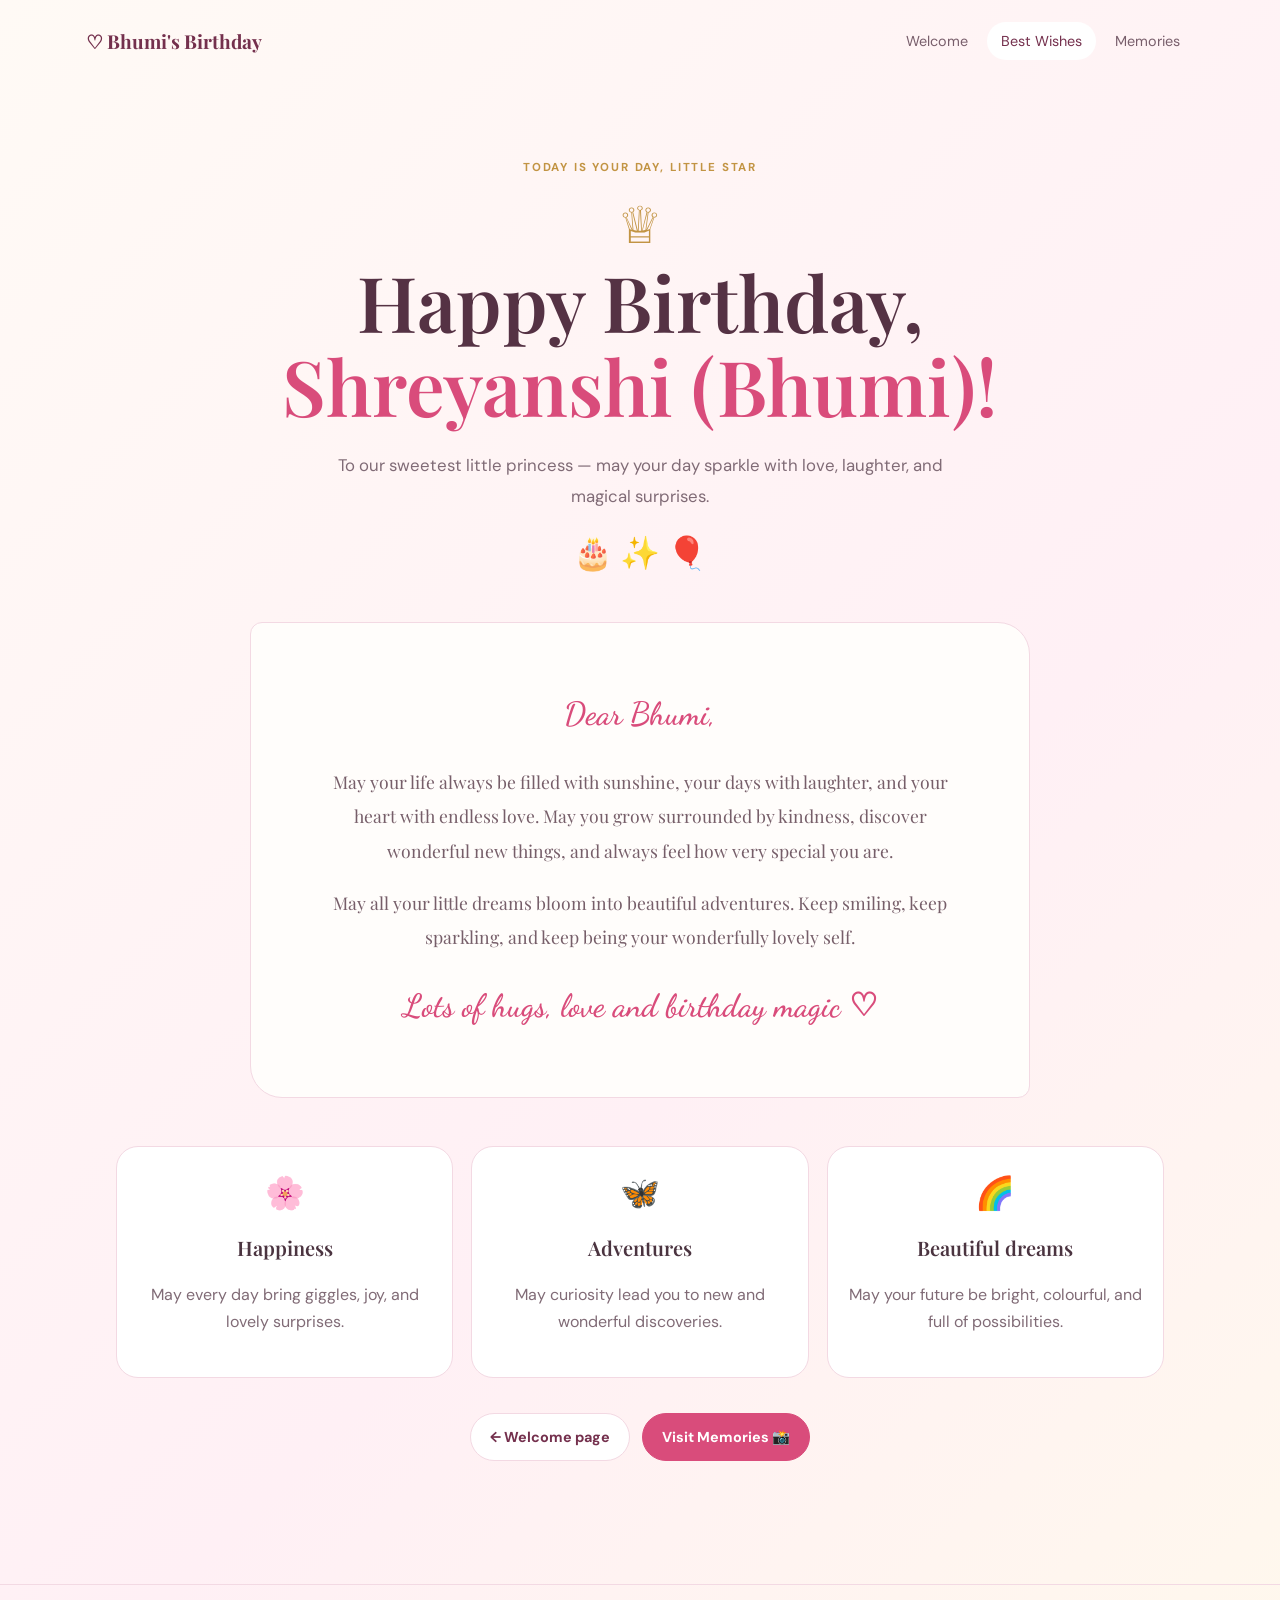
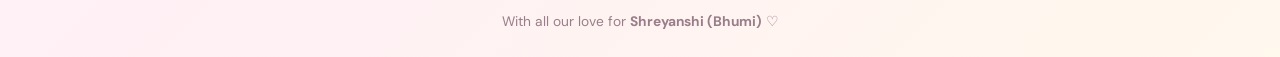
<file: wishes.html>
<!doctype html><html lang="en"><head><meta charset="utf-8"><meta name="viewport" content="width=device-width,initial-scale=1"><title>Best Wishes for Bhumi</title><link rel="stylesheet" href="style.css"></head><body><header class="nav"><a class="logo" href="index.html">♡ Bhumi's Birthday</a><nav><a href="index.html">Welcome</a><a class="current" href="wishes.html">Best Wishes</a><a href="memories.html">Memories</a></nav></header><main class="inner"><section class="wish-hero"><p class="eyebrow">Today is your day, little star</p><div class="crown big">♕</div><h1>Happy Birthday,<br><span>Shreyanshi (Bhumi)!</span></h1><p class="intro">To our sweetest little princess — may your day sparkle with love, laughter, and magical surprises.</p><div class="cake">🎂 ✨ 🎈</div></section><section class="letter"><p class="handwritten">Dear Bhumi,</p><p>May your life always be filled with sunshine, your days with laughter, and your heart with endless love. May you grow surrounded by kindness, discover wonderful new things, and always feel how very special you are.</p><p>May all your little dreams bloom into beautiful adventures. Keep smiling, keep sparkling, and keep being your wonderfully lovely self.</p><p class="handwritten">Lots of hugs, love and birthday magic ♡</p></section><section class="blessings"><article><span>🌸</span><h3>Happiness</h3><p>May every day bring giggles, joy, and lovely surprises.</p></article><article><span>🦋</span><h3>Adventures</h3><p>May curiosity lead you to new and wonderful discoveries.</p></article><article><span>🌈</span><h3>Beautiful dreams</h3><p>May your future be bright, colourful, and full of possibilities.</p></article></section><div class="buttons centered"><a class="btn" href="index.html">← Welcome page</a><a class="btn main-btn" href="memories.html">Visit Memories 📸</a></div></main><footer>With all our love for <strong>Shreyanshi (Bhumi)</strong> ♡</footer></body></html>
</file>
<file: style.css>
@import url('https://fonts.googleapis.com/css2?family=DM+Sans:wght@400;500;600;700&family=Playfair+Display:wght@500;600;700&family=Dancing+Script:wght@600;700&display=swap');:root{--pink:#d94c7b;--deep:#74304d;--gold:#c29443;--ink:#4b3440;--muted:#806b76;--line:#f3d9e3}*{box-sizing:border-box}body{margin:0;background:linear-gradient(135deg,#fffaf5,#fff0f5 60%,#fff8ed);color:var(--ink);font-family:'DM Sans',sans-serif;min-height:100vh}.nav{max-width:1160px;margin:auto;padding:22px 26px;display:flex;align-items:center;justify-content:space-between;gap:18px}.logo{font-family:'Playfair Display',serif;font-size:1.2rem;font-weight:700;color:var(--deep);text-decoration:none}.nav nav{display:flex;gap:5px;flex-wrap:wrap}.nav nav a{text-decoration:none;color:#785e6b;padding:10px 14px;border-radius:30px;font-size:.9rem}.nav nav a:hover,.nav nav a.current{background:white;color:var(--deep)}.hero{max-width:1160px;margin:16px auto 65px;padding:32px 26px;display:grid;grid-template-columns:1.08fr .92fr;gap:45px;align-items:center}.eyebrow{text-transform:uppercase;letter-spacing:.16em;font-size:.72rem;font-weight:700;color:var(--gold);margin:0 0 17px}.hero h1,.inner h1{font:600 clamp(2.6rem,5vw,4.65rem)/1.1 'Playfair Display',serif;color:#553244;margin:0 0 22px}.hero h1 span,.inner h1 span{color:var(--pink)}.intro{font-size:1.05rem;line-height:1.85;color:var(--muted);max-width:610px}.buttons{display:flex;gap:12px;flex-wrap:wrap;margin-top:27px}.btn{display:inline-flex;text-decoration:none;padding:14px 19px;border-radius:999px;background:white;border:1px solid var(--line);color:var(--deep);font-size:.9rem;font-weight:700}.main-btn{background:var(--pink);border-color:var(--pink);color:white}.signature,.handwritten{font:600 1.5rem 'Dancing Script',cursive;color:var(--pink)}.hero-art{position:relative;max-width:440px;width:100%;margin:auto}.glow{position:absolute;inset:4% -5% -4%;border-radius:48%;background:linear-gradient(140deg,#f8c7d8,#ffebc0)}.main-photo{position:relative;width:100%;height:500px;object-fit:cover;object-position:center 25%;border:9px solid white;border-radius:48% 48% 22px 22px;box-shadow:0 24px 65px #7a3a541a}.photo-tag{position:relative;width:max-content;max-width:90%;margin:-24px auto 0;padding:12px 22px;border-radius:40px;background:white;color:var(--deep);font:600 1.35rem 'Dancing Script',cursive}.spark{position:absolute;color:var(--gold);font-size:2.5rem}.spark1{right:-7%;top:5%}.spark2{left:-8%;bottom:17%}.welcome-note{max-width:900px;margin:0 auto 65px;text-align:center;padding:42px 32px;background:#fffdfb;border:1px solid var(--line);border-radius:30px}.crown{font-size:2.5rem;color:var(--gold)}.welcome-note h2{font:600 clamp(1.7rem,3vw,2.5rem) 'Playfair Display',serif}.welcome-note>p:not(.eyebrow){line-height:1.9;color:var(--muted)}.inline-link{color:var(--pink);text-decoration:none;font-weight:700}.cards{max-width:1000px;margin:0 auto 75px;padding:0 25px;display:grid;grid-template-columns:repeat(2,1fr);gap:20px}.card{display:block;text-decoration:none;background:white;border:1px solid var(--line);border-radius:24px;padding:28px;color:var(--ink)}.card>span{font-size:2.1rem}.card h3{font:600 1.4rem 'Playfair Display',serif}.card p{color:var(--muted);line-height:1.7}.card b{color:var(--pink)}footer{text-align:center;padding:27px 14px;border-top:1px solid var(--line);font-size:.86rem;color:#987e8a}.inner{max-width:1100px;margin:20px auto 70px;padding:18px 26px}.wish-hero,.gallery-head{text-align:center;padding:40px 10px 30px}.wish-hero h1,.gallery-head h1{font-size:clamp(2.8rem,6vw,4.8rem)}.wish-hero .intro,.gallery-head .intro{margin:0 auto}.big{font-size:3.2rem;color:var(--gold)}.cake{font-size:2rem;margin-top:20px}.letter{max-width:780px;margin:18px auto 48px;padding:40px clamp(24px,6vw,62px);text-align:center;background:#fffdfb;border:1px solid var(--line);border-radius:12px 32px}.letter p:not(.handwritten){font:1.1rem/1.95 'Playfair Display',serif;color:#765e69}.letter .handwritten{font-size:2rem}.blessings{display:grid;grid-template-columns:repeat(3,1fr);gap:18px;margin-bottom:35px}.blessings article{text-align:center;background:white;border:1px solid var(--line);border-radius:22px;padding:25px 20px}.blessings span{font-size:2rem}.blessings h3{font:600 1.25rem 'Playfair Display',serif}.blessings p{line-height:1.7;color:var(--muted)}.centered{justify-content:center;margin:35px 0}.gallery{display:grid;grid-template-columns:repeat(3,minmax(0,1fr));gap:20px}.memory{margin:0;background:white;padding:10px 10px 15px;border-radius:10px;box-shadow:0 12px 35px #75304d12}.memory a{display:block}.memory img{display:block;width:100%;height:320px;object-fit:cover;object-position:center 25%;border-radius:5px;background:#fff3f7}.memory figcaption{text-align:center;padding:13px 4px 0;font:600 1.25rem 'Dancing Script',cursive;color:var(--deep)}@media(max-width:760px){.nav{padding:18px;align-items:flex-start;flex-direction:column}.hero{grid-template-columns:1fr;padding:20px}.hero-text{text-align:center}.hero-text .intro{margin:auto}.buttons{justify-content:center}.hero-art{max-width:350px}.main-photo{height:410px}.welcome-note{margin:0 17px 48px;padding:32px 20px}.cards,.blessings{grid-template-columns:1fr}.inner{padding:10px 17px 35px}.gallery{grid-template-columns:repeat(2,minmax(0,1fr))}.memory img{height:250px}}@media(max-width:430px){.gallery{grid-template-columns:1fr}.memory img{height:350px}.hero h1{font-size:2.5rem}.main-photo{height:385px}}
</file>
